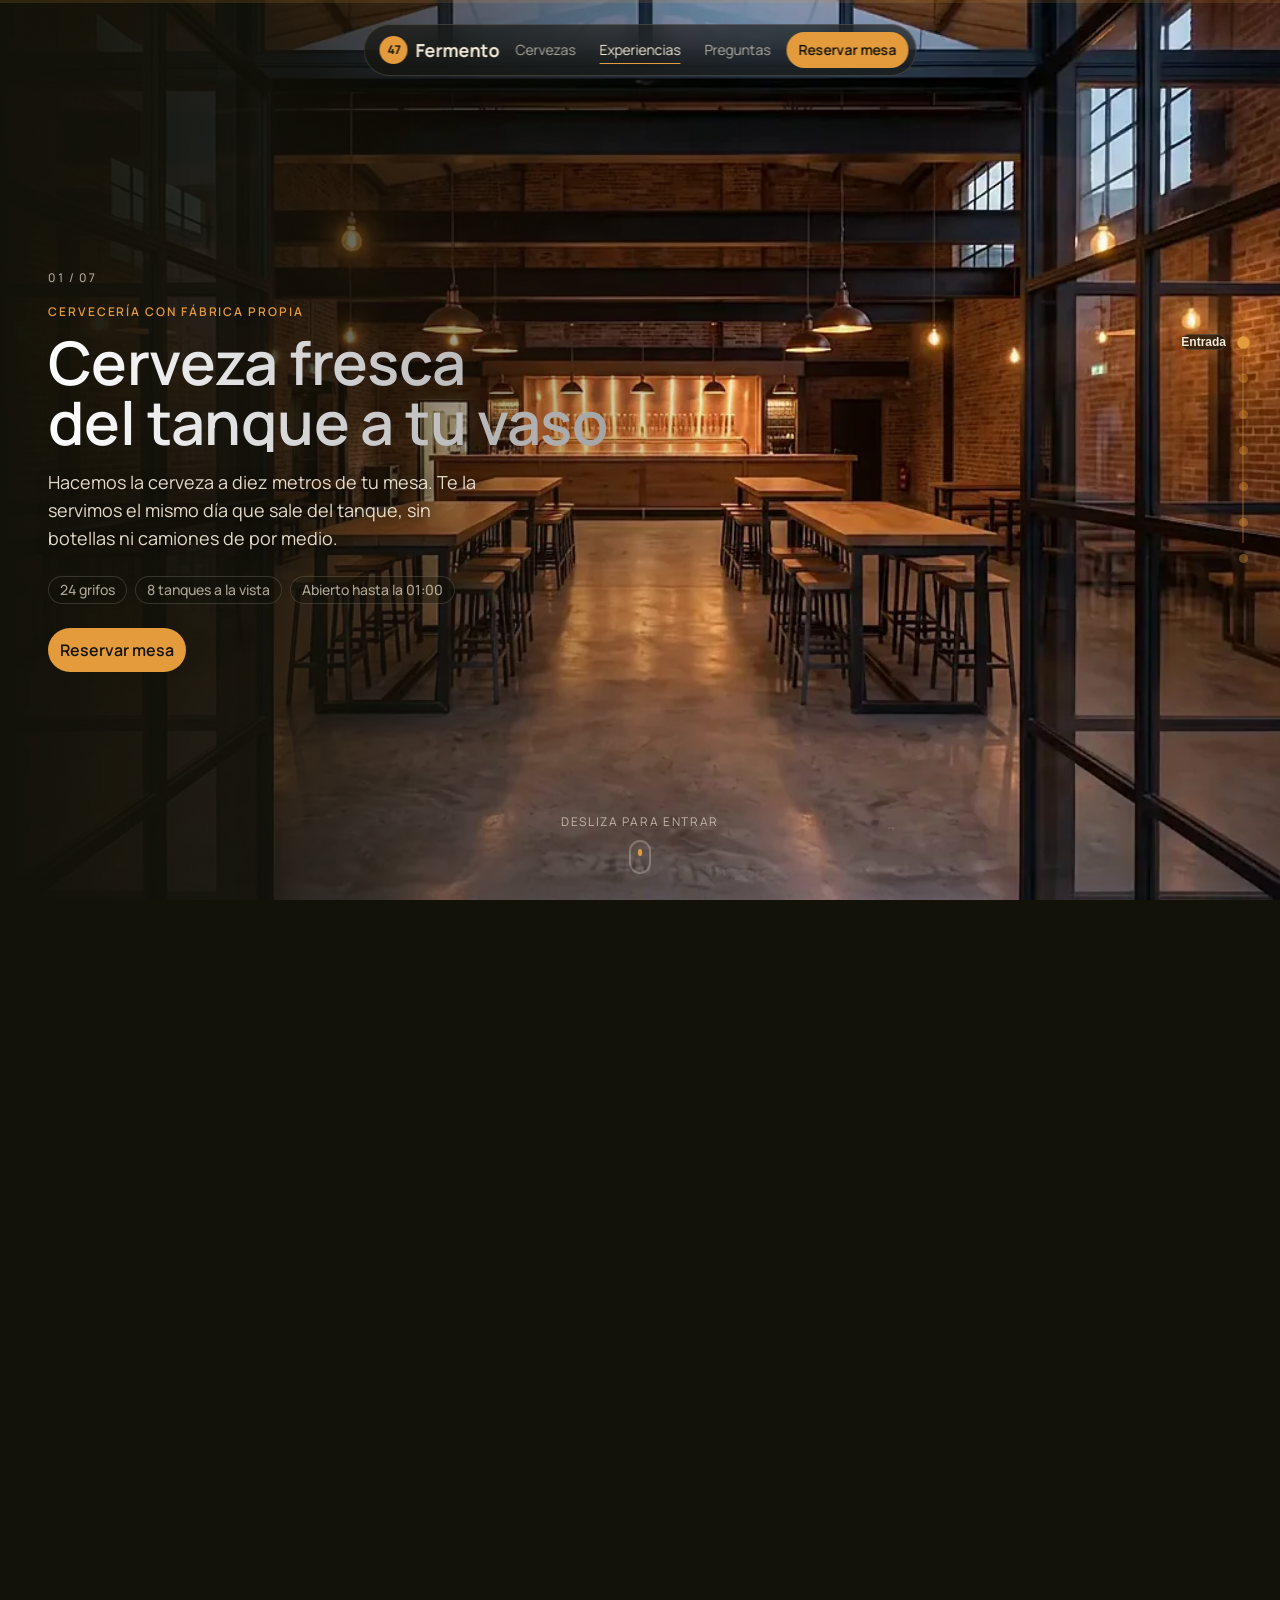
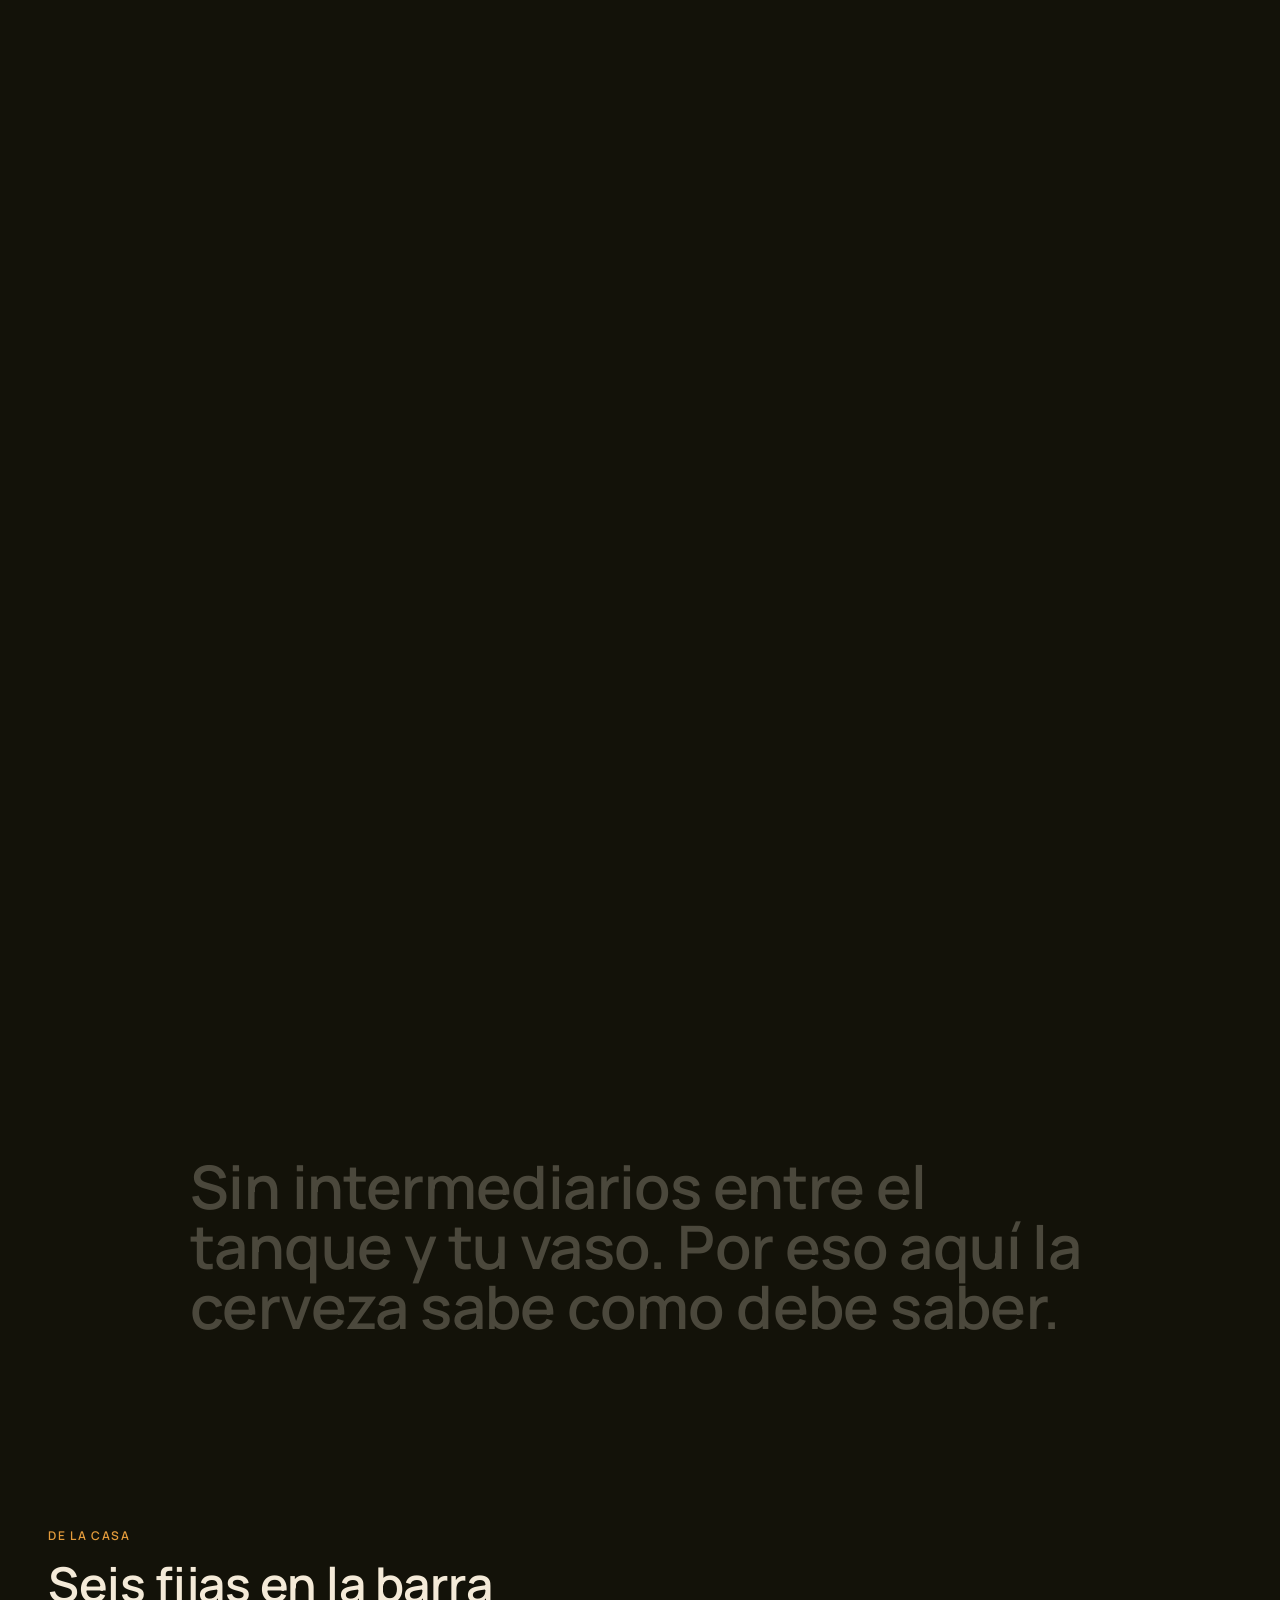
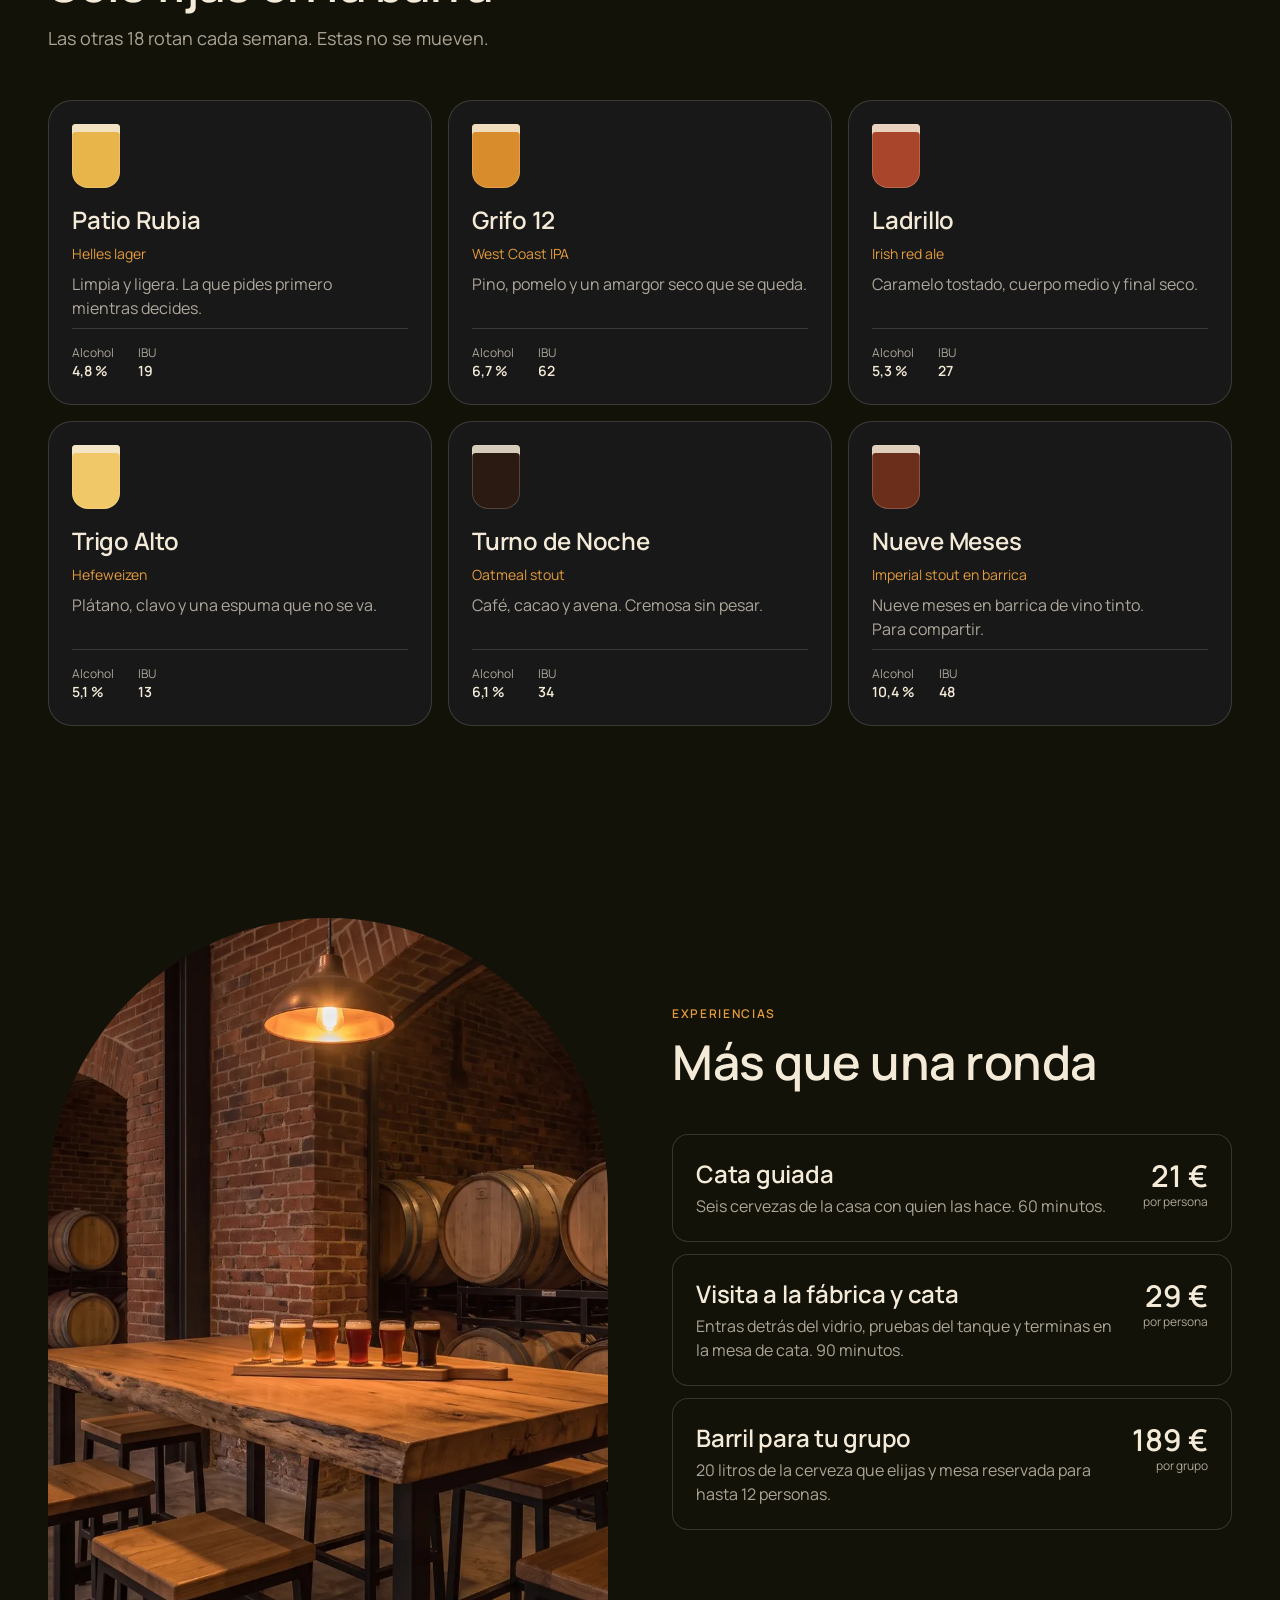
<file: index.html>
<!DOCTYPE html>
<html lang="es">
<head>
  <meta charset="UTF-8">
  <meta name="viewport" content="width=device-width, initial-scale=1.0, viewport-fit=cover">
  <title>Fermento 47 · Cervecería artesanal</title>
  <meta name="description" content="Fermento 47 es una cervecería artesanal con fábrica propia: 24 grifos, catas guiadas y un patio abierto hasta la 01:00. Sitio de prueba con un negocio ficticio.">
  <meta name="robots" content="noindex">
  <meta property="og:type" content="website">
  <meta property="og:title" content="Fermento 47 · Cervecería artesanal">
  <meta property="og:description" content="Cerveza fresca del tanque a tu vaso. Recorre la fábrica con el scroll.">
  <meta property="og:image" content="img/paseo/parada-0.webp">
  <meta name="twitter:card" content="summary_large_image">
  <meta name="theme-color" content="#131209">
  <link rel="preconnect" href="https://fonts.googleapis.com">
  <link rel="preconnect" href="https://fonts.gstatic.com" crossorigin>
  <link href="https://fonts.googleapis.com/css2?family=Manrope:wght@400;500;600;700&display=swap" rel="stylesheet">
  <link rel="preload" as="image" href="img/paseo/parada-0.webp?v=4" fetchpriority="high">
  <link rel="icon" href="data:image/svg+xml,%3Csvg xmlns='http://www.w3.org/2000/svg' viewBox='0 0 32 32'%3E%3Ccircle cx='16' cy='16' r='16' fill='%23e39b3b'/%3E%3Ctext x='16' y='21' font-family='sans-serif' font-size='14' font-weight='700' text-anchor='middle' fill='%23131209'%3E47%3C/text%3E%3C/svg%3E">
  <link rel="stylesheet" href="styles.css?v=6">
  <script>document.documentElement.classList.add("js");</script>
</head>
<body>
  <a class="saltar" href="#contenido">Saltar al contenido</a>

  <!-- ---------- Cabecera: píldora flotante (en móvil, menú que se abre a pantalla completa) ---------- -->
  <header class="cabecera">
    <a href="#inicio" class="marca" aria-label="Fermento 47, volver al inicio">
      <span class="marca-sello">47</span>
      <span>Fermento</span>
    </a>
    <nav aria-label="Principal">
      <ul class="nav-enlaces">
        <li><a href="#cervezas" data-nav>Cervezas</a></li>
        <li><a href="#experiencias" data-nav>Experiencias</a></li>
        <li><a href="#preguntas" data-nav>Preguntas</a></li>
      </ul>
    </nav>
    <a href="#reservar" class="boton boton-sm cabecera-cta">Reservar mesa</a>
    <button class="hamburguesa" type="button" aria-label="Abrir menú" aria-expanded="false" aria-controls="menu-movil" data-menu-boton>
      <span></span><span></span>
    </button>
  </header>

  <div class="menu-movil" id="menu-movil" data-menu hidden>
    <ul>
      <li><a href="#cervezas" data-menu-enlace>Cervezas</a></li>
      <li><a href="#experiencias" data-menu-enlace>Experiencias</a></li>
      <li><a href="#preguntas" data-menu-enlace>Preguntas</a></li>
      <li><a href="#reservar" class="boton" data-menu-enlace>Reservar mesa</a></li>
    </ul>
  </div>

  <main id="contenido">

    <!-- ---------- Paseo por la cervecería: lo monta scroll-world.js (skill scroll-world) ---------- -->
    <section class="mundo" id="inicio" aria-label="Paseo por Fermento 47">
      <div id="world"></div>
      <noscript>
        <div class="mundo-sin-js">
          <img src="img/paseo/parada-0.webp" alt="Entrada de la cervecería: puertas de acero y vidrio, mesas largas de roble y al fondo la barra de grifos de cobre" width="1280" height="720">
          <div>
            <p class="etiqueta">Cervecería con fábrica propia</p>
            <h1>Cerveza fresca del tanque a tu vaso</h1>
            <p class="bajada">Hacemos la cerveza a diez metros de tu mesa. Te la servimos el mismo día que sale del tanque.</p>
            <a href="#reservar" class="boton">Reservar mesa</a>
          </div>
        </div>
      </noscript>
    </section>

    <!-- Todo lo que va después del paseo tapa el escenario fijo del motor -->
    <div class="contenido">

      <!-- ---------- Frase principal: las palabras se iluminan al hacer scroll ---------- -->
      <section class="seccion frase">
        <p class="frase-texto" data-palabras>Sin intermediarios entre el tanque y tu vaso. Por eso aquí la cerveza sabe como debe saber.</p>
      </section>

      <!-- ---------- Cervezas ---------- -->
      <section class="seccion" id="cervezas" aria-labelledby="cervezas-titulo">
        <div class="contenedor">
          <header class="seccion-cabecera" data-reveal>
            <p class="etiqueta">De la casa</p>
            <h2 id="cervezas-titulo">Seis fijas en la barra</h2>
            <p class="bajada">Las otras 18 rotan cada semana. Estas no se mueven.</p>
          </header>

          <ul class="cervezas">
            <li class="cerveza" data-reveal style="--color: #e8b54a">
              <span class="cerveza-color" aria-hidden="true"></span>
              <h3>Patio Rubia</h3>
              <p class="cerveza-estilo">Helles lager</p>
              <p>Limpia y ligera. La que pides primero mientras decides.</p>
              <dl class="cerveza-datos"><div><dt>Alcohol</dt><dd>4,8 %</dd></div><div><dt>IBU</dt><dd>19</dd></div></dl>
            </li>
            <li class="cerveza" data-reveal style="--color: #d98c2b; --d: 80ms">
              <span class="cerveza-color" aria-hidden="true"></span>
              <h3>Grifo 12</h3>
              <p class="cerveza-estilo">West Coast IPA</p>
              <p>Pino, pomelo y un amargor seco que se queda.</p>
              <dl class="cerveza-datos"><div><dt>Alcohol</dt><dd>6,7 %</dd></div><div><dt>IBU</dt><dd>62</dd></div></dl>
            </li>
            <li class="cerveza" data-reveal style="--color: #a8452a; --d: 160ms">
              <span class="cerveza-color" aria-hidden="true"></span>
              <h3>Ladrillo</h3>
              <p class="cerveza-estilo">Irish red ale</p>
              <p>Caramelo tostado, cuerpo medio y final seco.</p>
              <dl class="cerveza-datos"><div><dt>Alcohol</dt><dd>5,3 %</dd></div><div><dt>IBU</dt><dd>27</dd></div></dl>
            </li>
            <li class="cerveza" data-reveal style="--color: #f0c868">
              <span class="cerveza-color" aria-hidden="true"></span>
              <h3>Trigo Alto</h3>
              <p class="cerveza-estilo">Hefeweizen</p>
              <p>Plátano, clavo y una espuma que no se va.</p>
              <dl class="cerveza-datos"><div><dt>Alcohol</dt><dd>5,1 %</dd></div><div><dt>IBU</dt><dd>13</dd></div></dl>
            </li>
            <li class="cerveza" data-reveal style="--color: #2a1a12; --d: 80ms">
              <span class="cerveza-color" aria-hidden="true"></span>
              <h3>Turno de Noche</h3>
              <p class="cerveza-estilo">Oatmeal stout</p>
              <p>Café, cacao y avena. Cremosa sin pesar.</p>
              <dl class="cerveza-datos"><div><dt>Alcohol</dt><dd>6,1 %</dd></div><div><dt>IBU</dt><dd>34</dd></div></dl>
            </li>
            <li class="cerveza" data-reveal style="--color: #6b2e1a; --d: 160ms">
              <span class="cerveza-color" aria-hidden="true"></span>
              <h3>Nueve Meses</h3>
              <p class="cerveza-estilo">Imperial stout en barrica</p>
              <p>Nueve meses en barrica de vino tinto. Para compartir.</p>
              <dl class="cerveza-datos"><div><dt>Alcohol</dt><dd>10,4 %</dd></div><div><dt>IBU</dt><dd>48</dd></div></dl>
            </li>
          </ul>
        </div>
      </section>

      <!-- ---------- Experiencias ---------- -->
      <section class="seccion" id="experiencias" aria-labelledby="experiencias-titulo">
        <div class="contenedor experiencias">
          <div class="experiencias-foto" data-reveal>
            <picture>
              <source media="(max-width: 768px)" srcset="img/webp/5-mesa-cata-960.webp">
              <img src="img/webp/5-mesa-cata.webp" alt="Mesa de cata de roble con seis vasos de cerveza, de la más clara a la más oscura, bajo una lámpara cálida" width="1920" height="1072" loading="lazy">
            </picture>
          </div>

          <div>
            <header class="seccion-cabecera" data-reveal>
              <p class="etiqueta">Experiencias</p>
              <h2 id="experiencias-titulo">Más que una ronda</h2>
            </header>

            <ul class="planes">
              <li class="plan" data-reveal>
                <div>
                  <h3>Cata guiada</h3>
                  <p>Seis cervezas de la casa con quien las hace. 60 minutos.</p>
                </div>
                <p class="plan-precio">21 €<span>por persona</span></p>
              </li>
              <li class="plan" data-reveal style="--d: 80ms">
                <div>
                  <h3>Visita a la fábrica y cata</h3>
                  <p>Entras detrás del vidrio, pruebas del tanque y terminas en la mesa de cata. 90 minutos.</p>
                </div>
                <p class="plan-precio">29 €<span>por persona</span></p>
              </li>
              <li class="plan" data-reveal style="--d: 160ms">
                <div>
                  <h3>Barril para tu grupo</h3>
                  <p>20 litros de la cerveza que elijas y mesa reservada para hasta 12 personas.</p>
                </div>
                <p class="plan-precio">189 €<span>por grupo</span></p>
              </li>
            </ul>
          </div>
        </div>
      </section>

      <!-- ---------- Cómo funciona ---------- -->
      <section class="seccion" aria-labelledby="pasos-titulo">
        <div class="contenedor">
          <header class="seccion-cabecera" data-reveal>
            <p class="etiqueta">Cómo funciona</p>
            <h2 id="pasos-titulo">Tres pasos hasta la primera pinta</h2>
          </header>
          <ol class="pasos">
            <li data-reveal><span class="paso-numero">1</span><h3>Reserva</h3><p>Elige día y cuántos sois. Te confirmamos al momento por email.</p></li>
            <li data-reveal style="--d: 80ms"><span class="paso-numero">2</span><h3>Llega</h3><p>Te esperamos en la mesa. Si vienes a una cata, empieza a la hora en punto.</p></li>
            <li data-reveal style="--d: 160ms"><span class="paso-numero">3</span><h3>Brinda</h3><p>Pide en la barra o en la mesa. Si no sabes qué elegir, te damos a probar.</p></li>
          </ol>
        </div>
      </section>

      <!-- ---------- Preguntas frecuentes ---------- -->
      <section class="seccion" id="preguntas" aria-labelledby="preguntas-titulo">
        <div class="contenedor contenedor-estrecho">
          <header class="seccion-cabecera" data-reveal>
            <p class="etiqueta">Preguntas</p>
            <h2 id="preguntas-titulo">Lo que nos preguntan antes de venir</h2>
          </header>
          <div class="faq-lista" data-reveal>
            <details class="faq">
              <summary>¿Hace falta reservar?<svg class="faq-icono" viewBox="0 0 256 256" aria-hidden="true"><path d="M224,128a8,8,0,0,1-8,8H136v80a8,8,0,0,1-16,0V136H40a8,8,0,0,1,0-16h80V40a8,8,0,0,1,16,0v80h80A8,8,0,0,1,224,128Z"/></svg></summary>
              <p>Para grupos de hasta 5 personas no. Para 6 o más, para las catas y para el barril, sí.</p>
            </details>
            <details class="faq">
              <summary>¿Puedo cancelar la reserva?<svg class="faq-icono" viewBox="0 0 256 256" aria-hidden="true"><path d="M224,128a8,8,0,0,1-8,8H136v80a8,8,0,0,1-16,0V136H40a8,8,0,0,1,0-16h80V40a8,8,0,0,1,16,0v80h80A8,8,0,0,1,224,128Z"/></svg></summary>
              <p>Sí, gratis hasta 2 horas antes. Contesta al email de confirmación y la liberamos.</p>
            </details>
            <details class="faq">
              <summary>¿Tienen cerveza sin alcohol?<svg class="faq-icono" viewBox="0 0 256 256" aria-hidden="true"><path d="M224,128a8,8,0,0,1-8,8H136v80a8,8,0,0,1-16,0V136H40a8,8,0,0,1,0-16h80V40a8,8,0,0,1,16,0v80h80A8,8,0,0,1,224,128Z"/></svg></summary>
              <p>Sí. Siempre hay una sin alcohol de la casa en grifo, además de refrescos artesanales y kombucha.</p>
            </details>
            <details class="faq">
              <summary>¿Hay comida?<svg class="faq-icono" viewBox="0 0 256 256" aria-hidden="true"><path d="M224,128a8,8,0,0,1-8,8H136v80a8,8,0,0,1-16,0V136H40a8,8,0,0,1,0-16h80V40a8,8,0,0,1,16,0v80h80A8,8,0,0,1,224,128Z"/></svg></summary>
              <p>Una carta corta pensada para acompañar: tablas, bocadillos y algo dulce. Cocina abierta hasta las 23:30.</p>
            </details>
            <details class="faq">
              <summary>¿Puedo ir con niños?<svg class="faq-icono" viewBox="0 0 256 256" aria-hidden="true"><path d="M224,128a8,8,0,0,1-8,8H136v80a8,8,0,0,1-16,0V136H40a8,8,0,0,1,0-16h80V40a8,8,0,0,1,16,0v80h80A8,8,0,0,1,224,128Z"/></svg></summary>
              <p>Sí, hasta las 21:00. Las catas y la visita a la fábrica son solo para mayores de edad.</p>
            </details>
            <details class="faq">
              <summary>¿Aceptan perros?<svg class="faq-icono" viewBox="0 0 256 256" aria-hidden="true"><path d="M224,128a8,8,0,0,1-8,8H136v80a8,8,0,0,1-16,0V136H40a8,8,0,0,1,0-16h80V40a8,8,0,0,1,16,0v80h80A8,8,0,0,1,224,128Z"/></svg></summary>
              <p>En el patio sí, y les ponemos agua. Dentro del salón no, por la fábrica.</p>
            </details>
            <details class="faq">
              <summary>¿Puedo llevarme cerveza a casa?<svg class="faq-icono" viewBox="0 0 256 256" aria-hidden="true"><path d="M224,128a8,8,0,0,1-8,8H136v80a8,8,0,0,1-16,0V136H40a8,8,0,0,1,0-16h80V40a8,8,0,0,1,16,0v80h80A8,8,0,0,1,224,128Z"/></svg></summary>
              <p>Rellenamos growlers de 1 y 2 litros con cualquier cerveza de los grifos. El envase lo puedes traer o comprarlo aquí.</p>
            </details>
          </div>
        </div>
      </section>

      <!-- ---------- Llamada final: reserva ---------- -->
      <section class="seccion final" id="reservar" aria-labelledby="reservar-titulo">
        <div class="contenedor contenedor-estrecho">
          <header class="seccion-cabecera centrada" data-reveal>
            <p class="etiqueta">Reservar</p>
            <h2 id="reservar-titulo">La próxima ronda la sirve el tanque</h2>
            <p class="bajada">Martes a domingo, de 17:00 a 01:00.</p>
          </header>

          <form class="reserva" data-reserva novalidate data-reveal>
            <div class="campo">
              <label for="nombre">Nombre</label>
              <input id="nombre" name="nombre" autocomplete="name" required>
              <p class="campo-error" data-error></p>
            </div>
            <div class="campo">
              <label for="email">Email</label>
              <input id="email" name="email" type="email" autocomplete="email" required>
              <p class="campo-error" data-error></p>
            </div>
            <div class="campo">
              <label for="fecha">Día</label>
              <input id="fecha" name="fecha" type="date" required>
              <p class="campo-error" data-error></p>
            </div>
            <div class="campo">
              <label for="personas">Personas</label>
              <select id="personas" name="personas" required>
                <option value="">Elige</option>
                <option>2</option><option>3</option><option>4</option><option>5</option>
                <option>6</option><option>8</option><option>10</option><option>12</option>
              </select>
              <p class="campo-error" data-error></p>
            </div>
            <div class="reserva-pie">
              <button type="submit" class="boton reserva-enviar">Reservar mesa</button>
              <p class="reserva-garantia">
                <svg viewBox="0 0 256 256" aria-hidden="true"><path d="M229.66,77.66l-128,128a8,8,0,0,1-11.32,0l-56-56a8,8,0,0,1,11.32-11.32L96,188.69,218.34,66.34a8,8,0,0,1,11.32,11.32Z"/></svg>
                Cancelas gratis hasta 2 horas antes
              </p>
            </div>
            <p class="reserva-estado" data-estado role="status"></p>
          </form>
        </div>
      </section>

      <footer class="pie">
        <div class="contenedor pie-grid">
          <div>
            <a href="#inicio" class="marca">
              <span class="marca-sello">47</span>
              <span>Fermento</span>
            </a>
            <p class="pie-aviso">Sitio de prueba. Fermento 47 es un negocio ficticio y las imágenes están generadas con IA.</p>
          </div>
          <address>
            Calle del Lúpulo 47 <br>
            Martes a domingo, 17:00 a 01:00
          </address>
          <ul class="pie-enlaces">
            <li><a href="#cervezas" class="enlace">Cervezas</a></li>
            <li><a href="#experiencias" class="enlace">Experiencias</a></li>
            <li><a href="legal.html#privacidad" class="enlace">Privacidad</a></li>
            <li><a href="legal.html#terminos" class="enlace">Términos</a></li>
          </ul>
        </div>
      </footer>
    </div>
  </main>

  <script src="scroll-world.js?v=6"></script>
  <script src="script.js?v=6" defer></script>
</body>
</html>
</file>
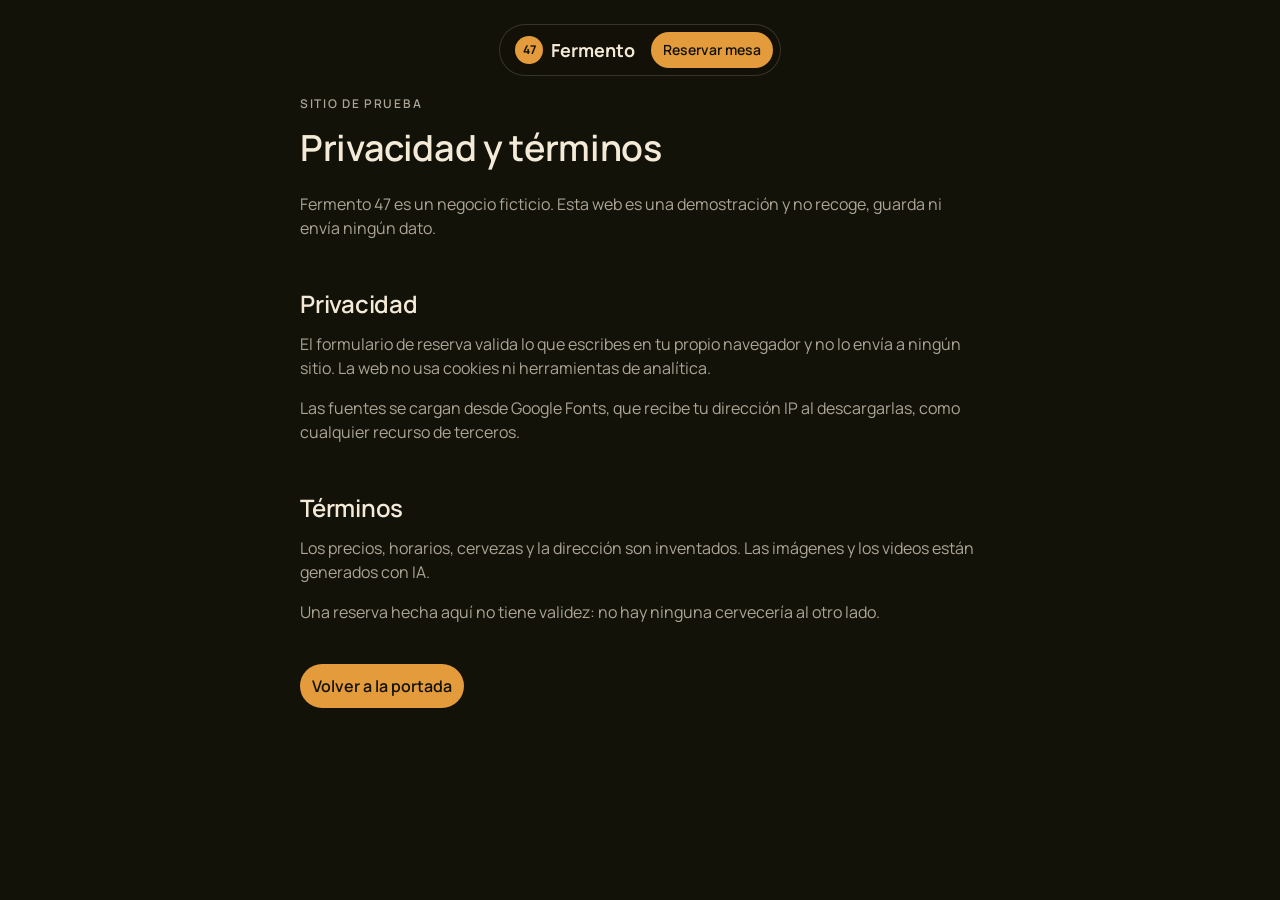
<file: legal.html>
<!DOCTYPE html>
<html lang="es">
<head>
  <meta charset="UTF-8">
  <meta name="viewport" content="width=device-width, initial-scale=1.0">
  <title>Privacidad y términos · Fermento 47</title>
  <meta name="description" content="Política de privacidad y términos de Fermento 47, cervecería ficticia de un sitio de prueba.">
  <meta name="robots" content="noindex">
  <meta name="theme-color" content="#131209">
  <link rel="preconnect" href="https://fonts.googleapis.com">
  <link rel="preconnect" href="https://fonts.gstatic.com" crossorigin>
  <link href="https://fonts.googleapis.com/css2?family=Manrope:wght@400;500;600;700&display=swap" rel="stylesheet">
  <link rel="icon" href="data:image/svg+xml,%3Csvg xmlns='http://www.w3.org/2000/svg' viewBox='0 0 32 32'%3E%3Ccircle cx='16' cy='16' r='16' fill='%23e39b3b'/%3E%3Ctext x='16' y='21' font-family='sans-serif' font-size='14' font-weight='700' text-anchor='middle' fill='%23131209'%3E47%3C/text%3E%3C/svg%3E">
  <link rel="stylesheet" href="styles.css">
</head>
<body>
  <a class="saltar" href="#contenido">Saltar al contenido</a>

  <header class="cabecera">
    <a href="index.html" class="marca" aria-label="Fermento 47, volver a la portada">
      <span class="marca-sello">47</span>
      <span>Fermento</span>
    </a>
    <a href="index.html#reservar" class="boton boton-sm">Reservar mesa</a>
  </header>

  <main class="pagina" id="contenido">
    <div>
      <p class="etiqueta">Sitio de prueba</p>
      <h1>Privacidad y términos</h1>
      <p>Fermento 47 es un negocio ficticio. Esta web es una demostración y no recoge, guarda ni envía ningún dato.</p>

      <h2 id="privacidad">Privacidad</h2>
      <p>El formulario de reserva valida lo que escribes en tu propio navegador y no lo envía a ningún sitio. La web no usa cookies ni herramientas de analítica.</p>
      <p>Las fuentes se cargan desde Google Fonts, que recibe tu dirección IP al descargarlas, como cualquier recurso de terceros.</p>

      <h2 id="terminos">Términos</h2>
      <p>Los precios, horarios, cervezas y la dirección son inventados. Las imágenes y los videos están generados con IA.</p>
      <p>Una reserva hecha aquí no tiene validez: no hay ninguna cervecería al otro lado.</p>

      <a href="index.html" class="boton">Volver a la portada</a>
    </div>
  </main>
</body>
</html>
</file>
<file: styles.css>
/* Valores según la skill landing-page-design: tamaños de la escala de Tailwind, espaciados de su tabla
   (0, 2, 4, 8, 12, 16, 24, 32, 40, 48, 64, 80, 96), fondos de su lista para tema oscuro y una sola tipografía. */

/* ---------- Tokens ---------- */

:root {
  --fondo: #131209;
  --superficie: #181818;
  --crema: #f4ead8;
  --crema-suave: rgb(244 234 216 / 0.68);
  --crema-linea: rgb(244 234 216 / 0.16);
  --ambar: #e39b3b;
  --ambar-claro: #f2b860;
  --error: #f08a70;

  --fuente: "Manrope", system-ui, sans-serif;

  /* Movimiento lento y pesado: la curva de la skill (B7) */
  --curva: cubic-bezier(0.32, 0.72, 0, 1);
  --lento: 1000ms;
  --medio: 700ms;

  --gutter: 16px;
  color-scheme: dark;
  interpolate-size: allow-keywords;
}

@media (min-width: 769px) {
  :root { --gutter: 48px; }
}

*,
*::before,
*::after {
  box-sizing: border-box;
  margin: 0;
  padding: 0;
}

html {
  scroll-behavior: smooth;
  background: var(--fondo);
}

body {
  font-family: var(--fuente);
  font-size: 16px;
  line-height: 24px;
  color: var(--crema);
  background: var(--fondo);
  -webkit-font-smoothing: antialiased;
  font-synthesis: none;
  overflow-x: clip;
}

body.menu-abierto {
  overflow: hidden;
}

img {
  display: block;
  max-width: 100%;
  height: auto;
}

ul,
ol {
  list-style: none;
}

a {
  color: inherit;
}

h1,
h2,
h3 {
  font-weight: 600;
  letter-spacing: -0.01em;
  text-wrap: balance;
}

p,
li,
dd {
  text-wrap: pretty;
}

address {
  font-style: normal;
}

::selection {
  background: var(--ambar);
  color: var(--fondo);
}

:focus-visible {
  outline: 2px solid var(--ambar);
  outline-offset: 4px;
}

.saltar {
  position: fixed;
  top: 12px;
  left: 12px;
  z-index: 200;
  padding: 8px 12px;
  border-radius: 8px;
  background: var(--ambar);
  color: var(--fondo);
  font-weight: 600;
  translate: 0 -200%;
  transition: translate 300ms var(--curva);
}

.saltar:focus {
  translate: 0 0;
}

/* ---------- Piezas comunes ---------- */

.etiqueta {
  font-size: 12px;
  line-height: 16px;
  font-weight: 600;
  letter-spacing: 0.14em;
  text-transform: uppercase;
  color: var(--ambar);
}

.bajada {
  font-size: 18px;
  line-height: 28px;
  color: var(--crema-suave);
  max-width: 680px;
}

/* Botón principal (B1 y B2): 16px semibold, 8px por 12px de padding */
.boton {
  display: inline-flex;
  align-items: center;
  justify-content: center;
  gap: 8px;
  min-height: 44px;
  padding: 8px 12px;
  border: 0;
  border-radius: 9999px;
  background: var(--ambar);
  color: var(--fondo);
  font: 600 16px/24px var(--fuente);
  white-space: nowrap;
  text-decoration: none;
  cursor: pointer;
  transition:
    background-color var(--medio) var(--curva),
    color var(--medio) var(--curva),
    transform var(--medio) var(--curva),
    box-shadow var(--medio) var(--curva);
}

.boton:hover {
  background: var(--crema);
  transform: translateY(-2px);
  box-shadow: 0 12px 24px rgb(227 155 59 / 0.25);
}

.boton:active {
  transform: scale(0.98);
  box-shadow: none;
}

/* Botón pequeño de la cabecera: 14px semibold */
.boton-sm {
  min-height: 36px;
  font-size: 14px;
  line-height: 20px;
}

.enlace {
  position: relative;
  text-decoration: none;
}

.enlace::after {
  content: "";
  position: absolute;
  left: 0;
  bottom: -2px;
  width: 100%;
  height: 1px;
  background: currentColor;
  transform: scaleX(0);
  transform-origin: right;
  transition: transform var(--medio) var(--curva);
}

.enlace:hover::after {
  transform: scaleX(1);
  transform-origin: left;
}

/* ---------- Cabecera: píldora de cristal flotante (B7) ---------- */

.cabecera {
  position: fixed;
  top: 16px;
  left: 50%;
  z-index: 100;
  translate: -50% 0;
  display: flex;
  align-items: center;
  gap: 16px;
  width: max-content;
  max-width: calc(100% - 2 * var(--gutter));
  padding: 8px 8px 8px 16px;
  border-radius: 9999px;
  background: rgb(19 18 9 / 0.6);
  backdrop-filter: blur(16px) saturate(140%);
  -webkit-backdrop-filter: blur(16px) saturate(140%);
  box-shadow: inset 0 0 0 1px var(--crema-linea);
  white-space: nowrap;
  animation: entrar-arriba 1200ms var(--curva) 200ms both;
}

@media (min-width: 769px) {
  .cabecera { top: 24px; }
}

.marca {
  display: inline-flex;
  align-items: center;
  gap: 8px;
  font-size: 18px;
  line-height: 28px;
  font-weight: 700;
  text-decoration: none;
}

.marca-sello {
  display: grid;
  place-items: center;
  width: 28px;
  height: 28px;
  border-radius: 50%;
  background: var(--ambar);
  color: var(--fondo);
  font-size: 12px;
  line-height: 16px;
  font-weight: 700;
}

.nav-enlaces {
  display: none;
  gap: 24px;
  font-size: 14px;
  line-height: 20px;
}

.nav-enlaces a {
  text-decoration: none;
  color: var(--crema-suave);
  transition: color var(--medio) var(--curva);
}

.nav-enlaces a:hover,
.nav-enlaces a[aria-current="true"] {
  color: var(--crema);
}

.nav-enlaces a[aria-current="true"] {
  text-decoration: underline;
  text-decoration-color: var(--ambar);
  text-underline-offset: 8px;
}

/* Hamburguesa: dos líneas que giran hasta formar una X, nunca desaparecen */
.hamburguesa {
  position: relative;
  width: 36px;
  height: 36px;
  border: 0;
  border-radius: 9999px;
  background: transparent;
  color: var(--crema);
  cursor: pointer;
  transition: background-color var(--medio) var(--curva);
}

.hamburguesa:hover {
  background: rgb(244 234 216 / 0.08);
}

.hamburguesa span {
  position: absolute;
  left: 8px;
  right: 8px;
  height: 2px;
  border-radius: 2px;
  background: currentColor;
  transition: transform var(--medio) var(--curva);
}

.hamburguesa span:first-child { transform: translateY(-4px); }
.hamburguesa span:last-child { transform: translateY(4px); }
.hamburguesa[aria-expanded="true"] span:first-child { transform: rotate(45deg); }
.hamburguesa[aria-expanded="true"] span:last-child { transform: rotate(-45deg); }

@media (min-width: 769px) {
  .nav-enlaces { display: flex; }
  .hamburguesa { display: none; }
}

@media (max-width: 380px) {
  .cabecera-cta { display: none; }
}

/* Menú móvil: cristal a pantalla completa y enlaces que suben en cascada */
.menu-movil {
  position: fixed;
  inset: 0;
  z-index: 90;
  display: grid;
  place-items: center;
  background: rgb(0 0 0 / 0.8);
  backdrop-filter: blur(64px);
  -webkit-backdrop-filter: blur(64px);
  opacity: 0;
  visibility: hidden;
  transition:
    opacity var(--medio) var(--curva),
    visibility 0s linear var(--medio);
}

.menu-movil.is-open {
  opacity: 1;
  visibility: visible;
  transition:
    opacity var(--medio) var(--curva),
    visibility 0s;
}

.menu-movil ul {
  display: grid;
  gap: 24px;
  justify-items: center;
}

.menu-movil a:not(.boton) {
  font-size: 30px;
  line-height: 36px;
  font-weight: 600;
  text-decoration: none;
}

.menu-movil li {
  opacity: 0;
  transform: translateY(48px);
  transition:
    opacity var(--medio) var(--curva),
    transform var(--medio) var(--curva);
}

.menu-movil.is-open li {
  opacity: 1;
  transform: none;
}

.menu-movil.is-open li:nth-child(1) { transition-delay: 100ms; }
.menu-movil.is-open li:nth-child(2) { transition-delay: 150ms; }
.menu-movil.is-open li:nth-child(3) { transition-delay: 200ms; }
.menu-movil.is-open li:nth-child(4) { transition-delay: 250ms; }

/* ---------- Paseo: tema del motor scroll-world ---------- */
/* El motor mete sus estilos en @layer sw; lo que va aquí, fuera de capas, siempre gana. */

.sw-root {
  --sw-bg: var(--fondo);
  --sw-ink: var(--crema);
  --sw-ink-soft: var(--crema-suave);
  --sw-accent: var(--ambar);
  --sw-font-display: var(--fuente);
  --sw-font-body: var(--fuente);
}

/* La navegación es la cabecera de la página */
.sw-topbar {
  display: none;
}

/* Las reglas generales de img (height: auto) le ganan a la capa del motor: aquí se le devuelve el tamaño */
.sw-scene__still,
.sw-scene__video {
  width: 100%;
  height: 100%;
  max-width: none;
}

.sw-copy__num {
  font-family: var(--fuente);
  font-size: 12px;
  line-height: 16px;
  font-weight: 500;
  font-variant-numeric: tabular-nums;
  letter-spacing: 0.14em;
}

.sw-copy__eyebrow {
  margin-top: 16px;
  font-size: 12px;
  line-height: 16px;
  font-weight: 600;
}

.sw-copy__title {
  margin-top: 12px;
  font-size: 36px;
  line-height: 40px;
  font-weight: 600;
  text-wrap: balance;
}

/* Título principal: degradado de blanco a gris solo en el texto (B5) */
h1.sw-copy__title {
  background: linear-gradient(90deg, #ffffff, #9b9b9b);
  -webkit-background-clip: text;
  background-clip: text;
  color: transparent;
  text-shadow: none;
}

.sw-copy__body {
  margin-top: 16px;
  font-size: 18px;
  line-height: 28px;
  text-wrap: pretty;
}

.sw-copy__tags {
  gap: 8px;
  margin-top: 24px;
}

.sw-copy__tags li {
  padding: 4px 12px;
  font-size: 14px;
  line-height: 20px;
  font-weight: 500;
  color: var(--crema-suave);
  background: rgb(19 18 9 / 0.4);
  border: 0;
  box-shadow: inset 0 0 0 1px var(--crema-linea);
}

.sw-copy__cta {
  gap: 12px;
  margin-top: 24px;
}

.sw-btn {
  display: inline-flex;
  align-items: center;
  min-height: 44px;
  padding: 8px 12px;
  font-size: 16px;
  line-height: 24px;
  font-weight: 600;
  transition:
    background-color var(--medio) var(--curva),
    color var(--medio) var(--curva),
    transform var(--medio) var(--curva);
}

.sw-btn--primary {
  color: var(--fondo);
  background: var(--ambar);
}

.sw-btn--primary:hover {
  background: var(--crema);
}

.sw-btn--ghost {
  color: var(--crema);
  border: 0;
  box-shadow: inset 0 0 0 1px rgb(244 234 216 / 0.4);
}

.sw-btn--ghost:hover {
  color: var(--fondo);
  background: var(--crema);
}

.sw-btn:active {
  transform: scale(0.98);
}

.sw-route__label {
  font-size: 12px;
  line-height: 16px;
  color: var(--crema);
  background: rgb(19 18 9 / 0.7);
  border: 0;
  box-shadow: inset 0 0 0 1px var(--crema-linea);
}

.sw-hint {
  font-size: 12px;
  line-height: 16px;
}

/* En móvil el texto va abajo: el aviso de scroll se pisaría con el botón, y el raíl con el título */
@media (max-width: 860px) {
  .sw-hint { display: none; }
  .sw-copy { right: 40px; }
}

@media (min-width: 861px) {
  .sw-copy {
    left: var(--gutter);
    width: min(680px, 48vw);
  }

  .sw-copy__title { font-size: 48px; line-height: 1; }
  h1.sw-copy__title { font-size: 60px; }
}

/* Portada para quien navega sin JavaScript */
.mundo-sin-js {
  position: relative;
  min-height: 100svh;
  display: grid;
  align-items: end;
  padding: 96px var(--gutter) 64px;
}

.mundo-sin-js img {
  position: absolute;
  inset: 0;
  width: 100%;
  height: 100%;
  object-fit: cover;
  opacity: 0.5;
}

.mundo-sin-js > div {
  position: relative;
  display: grid;
  gap: 16px;
  max-width: 680px;
}

.mundo-sin-js h1 {
  font-size: 48px;
  line-height: 1;
}

/* Todo lo que sigue al paseo tapa el escenario fijo del motor */
.contenido {
  position: relative;
  z-index: 70;
  background: var(--fondo);
}

/* ---------- Secciones ---------- */

.seccion {
  padding: 64px 0;
}

@media (min-width: 769px) {
  .seccion { padding: 96px 0; }
}

.contenedor {
  width: min(1200px, 100% - 2 * var(--gutter));
  margin-inline: auto;
}

.contenedor-estrecho {
  width: min(760px, 100% - 2 * var(--gutter));
}

.seccion-cabecera {
  display: grid;
  gap: 16px;
  margin-bottom: 48px;
}

.seccion-cabecera h2 {
  font-size: 36px;
  line-height: 40px;
}

@media (min-width: 769px) {
  .seccion-cabecera h2 { font-size: 48px; line-height: 1; }
}

.centrada {
  text-align: center;
  justify-items: center;
}

/* Frase principal: cada palabra pasa de apagada a crema (B11) */
.frase {
  padding-block: 96px;
}

.frase-texto {
  width: min(900px, 100% - 2 * var(--gutter));
  margin-inline: auto;
  font-size: 36px;
  line-height: 40px;
  font-weight: 600;
  letter-spacing: -0.01em;
  text-wrap: balance;
}

@media (min-width: 769px) {
  .frase-texto { font-size: 60px; line-height: 1; }
}

.palabra {
  color: rgb(244 234 216 / 0.25);
  transition: color var(--medio) var(--curva);
}

.palabra.is-lit {
  color: var(--crema);
}

/* Cervezas */
.cervezas {
  display: grid;
  gap: 16px;
}

@media (min-width: 640px) {
  .cervezas { grid-template-columns: repeat(2, 1fr); }
}

@media (min-width: 1024px) {
  .cervezas { grid-template-columns: repeat(3, 1fr); }
}

.cerveza {
  display: flex;
  flex-direction: column;
  gap: 8px;
  padding: 24px;
  border-radius: 24px;
  background: var(--superficie);
  box-shadow: inset 0 0 0 1px var(--crema-linea);
  transition:
    transform var(--medio) var(--curva),
    box-shadow var(--medio) var(--curva);
}

.cerveza:hover {
  transform: translateY(-4px);
  box-shadow:
    inset 0 0 0 1px rgb(227 155 59 / 0.4),
    0 24px 48px rgb(0 0 0 / 0.35);
}

.cerveza-color {
  width: 48px;
  height: 64px;
  margin-bottom: 8px;
  border-radius: 4px 4px 16px 16px;
  background: var(--color);
  box-shadow:
    inset 0 8px 0 rgb(244 234 216 / 0.85),
    inset 0 0 0 1px rgb(244 234 216 / 0.2);
  transition: transform var(--medio) var(--curva);
}

.cerveza:hover .cerveza-color {
  transform: rotate(-6deg) translateY(-2px);
}

.cerveza h3 {
  font-size: 24px;
  line-height: 32px;
}

.cerveza-estilo {
  font-size: 14px;
  line-height: 20px;
  color: var(--ambar);
}

.cerveza > p:not(.cerveza-estilo) {
  color: var(--crema-suave);
}

.cerveza-datos {
  display: flex;
  gap: 24px;
  margin-top: auto;
  padding-top: 16px;
  border-top: 1px solid var(--crema-linea);
  font-size: 14px;
  line-height: 20px;
}

.cerveza-datos dt {
  color: var(--crema-suave);
  font-size: 12px;
  line-height: 16px;
}

.cerveza-datos dd {
  font-weight: 600;
}

/* Experiencias */
.experiencias {
  display: grid;
  gap: 48px;
  align-items: center;
}

@media (min-width: 1024px) {
  .experiencias { grid-template-columns: 1fr 1fr; gap: 64px; }
}

.experiencias-foto {
  overflow: hidden;
  border-radius: 9999px 9999px 24px 24px;
  aspect-ratio: 4 / 5;
}

.experiencias-foto img {
  width: 100%;
  height: 100%;
  object-fit: cover;
  transition: transform 1600ms var(--curva);
}

.experiencias-foto:hover img {
  transform: scale(1.04);
}

.planes {
  display: grid;
  gap: 12px;
}

.plan {
  display: flex;
  justify-content: space-between;
  gap: 24px;
  padding: 24px;
  border-radius: 16px;
  box-shadow: inset 0 0 0 1px var(--crema-linea);
  transition:
    background-color var(--medio) var(--curva),
    box-shadow var(--medio) var(--curva);
}

.plan:hover {
  background: var(--superficie);
  box-shadow: inset 0 0 0 1px rgb(227 155 59 / 0.4);
}

.plan h3 {
  margin-bottom: 4px;
  font-size: 24px;
  line-height: 32px;
}

.plan p {
  color: var(--crema-suave);
}

.plan-precio {
  flex-shrink: 0;
  display: grid;
  align-content: start;
  text-align: right;
  font-size: 30px;
  line-height: 36px;
  font-weight: 600;
  color: var(--crema) !important;
}

.plan-precio span {
  font-size: 12px;
  line-height: 16px;
  font-weight: 400;
  color: var(--crema-suave);
}

/* Pasos */
.pasos {
  display: grid;
  gap: 32px;
}

@media (min-width: 769px) {
  .pasos { grid-template-columns: repeat(3, 1fr); }
}

.pasos li {
  display: grid;
  gap: 8px;
}

.paso-numero {
  display: grid;
  place-items: center;
  width: 48px;
  height: 48px;
  margin-bottom: 8px;
  border-radius: 50%;
  font-size: 20px;
  line-height: 28px;
  font-weight: 600;
  color: var(--ambar);
  box-shadow: inset 0 0 0 1px rgb(227 155 59 / 0.5);
}

.pasos h3 {
  font-size: 24px;
  line-height: 32px;
}

.pasos p {
  color: var(--crema-suave);
}

/* Preguntas: acordeón */
.faq {
  border-bottom: 1px solid var(--crema-linea);
}

.faq summary {
  display: flex;
  justify-content: space-between;
  align-items: center;
  gap: 16px;
  padding: 24px 0;
  font-size: 18px;
  line-height: 28px;
  font-weight: 500;
  cursor: pointer;
  list-style: none;
  transition: color var(--medio) var(--curva);
}

.faq summary:hover {
  color: var(--ambar-claro);
}

.faq summary::-webkit-details-marker {
  display: none;
}

.faq-icono {
  flex-shrink: 0;
  width: 20px;
  height: 20px;
  fill: var(--ambar);
  transition: transform var(--medio) var(--curva);
}

.faq[open] .faq-icono {
  transform: rotate(45deg);
}

.faq p {
  padding-bottom: 24px;
  color: var(--crema-suave);
}

.faq::details-content {
  block-size: 0;
  overflow-y: clip;
  transition:
    block-size var(--medio) var(--curva),
    content-visibility var(--medio) allow-discrete;
}

.faq[open]::details-content {
  block-size: auto;
}

/* Reserva */
.final {
  background: var(--superficie);
}

.reserva {
  display: grid;
  gap: 16px;
}

@media (min-width: 640px) {
  .reserva { grid-template-columns: 1fr 1fr; }
}

.campo {
  display: grid;
  gap: 4px;
}

.campo label {
  font-size: 14px;
  line-height: 20px;
  color: var(--crema-suave);
}

.campo input,
.campo select {
  min-height: 48px;
  padding: 8px 16px;
  border: 0;
  border-radius: 12px;
  background: var(--fondo);
  color: var(--crema);
  font: 400 16px/24px var(--fuente);
  box-shadow: inset 0 0 0 1px var(--crema-linea);
  transition: box-shadow var(--medio) var(--curva);
}

.campo input:hover,
.campo select:hover {
  box-shadow: inset 0 0 0 1px var(--crema-suave);
}

.campo input:focus-visible,
.campo select:focus-visible {
  outline: none;
  box-shadow: inset 0 0 0 2px var(--ambar);
}

.campo[data-invalido] input,
.campo[data-invalido] select {
  box-shadow: inset 0 0 0 1px var(--error);
}

.campo-error {
  min-height: 20px;
  font-size: 14px;
  line-height: 20px;
  color: var(--error);
}

.reserva-pie {
  display: flex;
  flex-wrap: wrap;
  align-items: center;
  gap: 16px;
}

.reserva-garantia {
  display: inline-flex;
  align-items: center;
  gap: 8px;
  font-size: 14px;
  line-height: 20px;
  color: var(--crema-suave);
}

.reserva-garantia svg {
  width: 16px;
  height: 16px;
  fill: var(--ambar);
}

@media (min-width: 640px) {
  .reserva-pie,
  .reserva-estado { grid-column: 1 / -1; }
}

.reserva-estado {
  color: var(--ambar-claro);
}

/* Pie */
.pie {
  padding: 64px 0 48px;
  border-top: 1px solid var(--crema-linea);
  font-size: 14px;
  line-height: 20px;
  color: var(--crema-suave);
}

.pie-grid {
  display: grid;
  gap: 32px;
}

@media (min-width: 769px) {
  .pie-grid { grid-template-columns: 2fr 1fr 1fr; }
}

.pie .marca {
  margin-bottom: 12px;
  color: var(--crema);
}

.pie-aviso {
  max-width: 24rem;
}

.pie-enlaces {
  display: grid;
  gap: 8px;
}

/* ---------- Páginas secundarias (legal y 404) ---------- */

.pagina {
  min-height: 100svh;
  padding: 96px var(--gutter);
}

.pagina > * {
  max-width: 680px;
  margin-inline: auto;
}

.pagina h1 {
  margin-block: 16px 24px;
  font-size: 36px;
  line-height: 40px;
}

.pagina h2 {
  margin-block: 48px 12px;
  font-size: 24px;
  line-height: 32px;
}

.pagina p {
  margin-bottom: 16px;
  color: var(--crema-suave);
}

.pagina .boton {
  margin-top: 24px;
}

/* ---------- Animaciones ---------- */

@keyframes entrar-arriba {
  from {
    opacity: 0;
    transform: translateY(-16px);
  }
}

/* Entrada al hacer scroll (B7): sube 64px, se enfoca y aparece en 1000ms. Solo si hay JS. */
.js [data-reveal] {
  opacity: 0;
  transform: translateY(64px);
  filter: blur(12px);
  transition:
    opacity var(--lento) var(--curva),
    transform var(--lento) var(--curva),
    filter var(--lento) var(--curva);
  transition-delay: var(--d, 0ms);
}

.js [data-reveal].is-in {
  opacity: 1;
  transform: none;
  filter: none;
}

/* ---------- Movimiento reducido ---------- */

@media (prefers-reduced-motion: reduce) {
  html {
    scroll-behavior: auto;
  }

  *,
  *::before,
  *::after {
    animation-duration: 0.01ms !important;
    animation-iteration-count: 1 !important;
    transition-duration: 0.01ms !important;
    transition-delay: 0ms !important;
  }

  .js [data-reveal] {
    transform: none;
    filter: none;
  }
}
</file>
